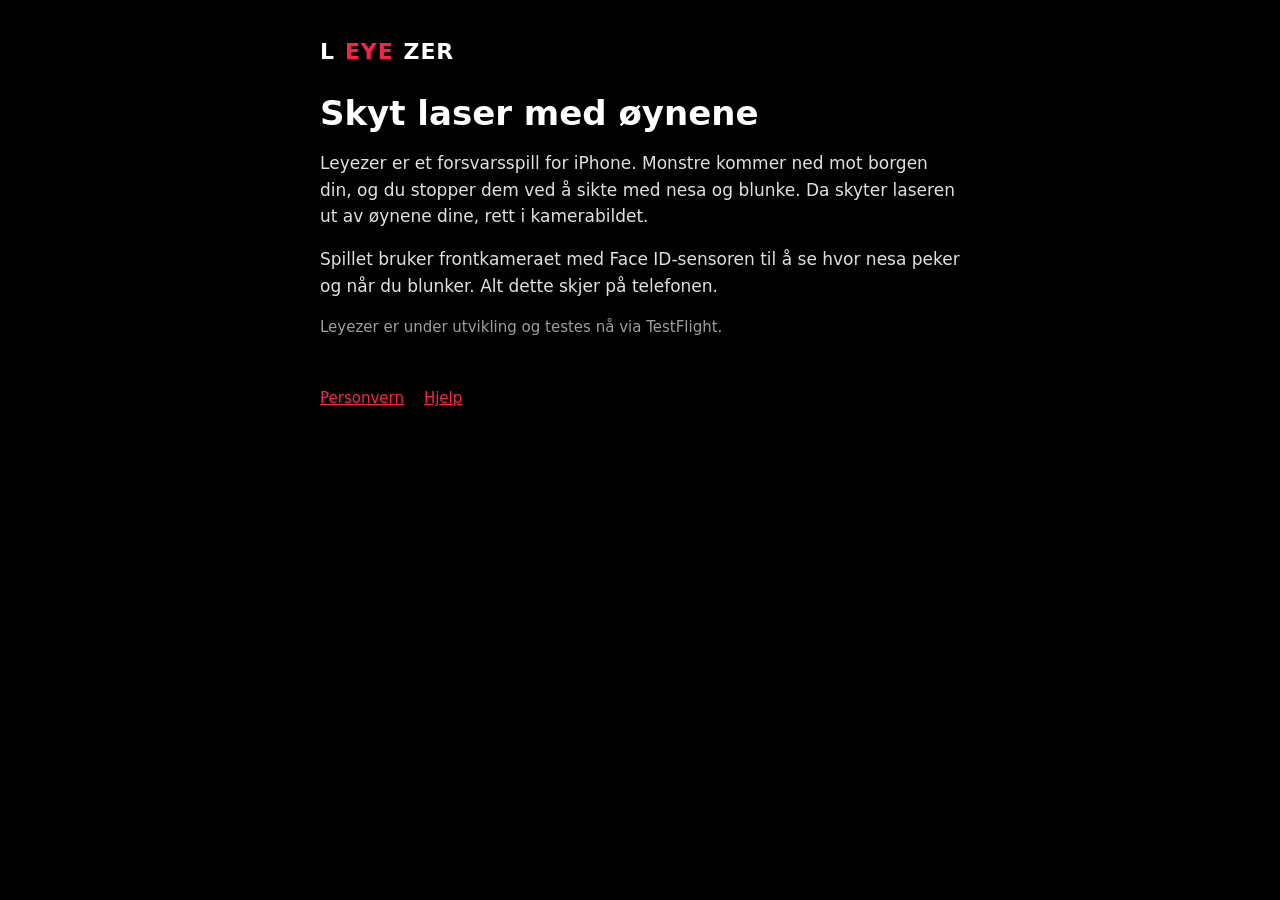
<file: index.html>
<!doctype html>
<html lang="nb">
<head>
<meta charset="utf-8">
<meta name="viewport" content="width=device-width, initial-scale=1">
<title>Leyezer – skyt laser med øynene</title>
<meta name="description" content="Leyezer er et forsvarsspill for iPhone der du sikter med nesa og skyter laser ved å blunke.">
<meta name="theme-color" content="#000000">
<link rel="stylesheet" href="style.css">
</head>
<body>
<main>
  <a class="merke" href="./">L<b>EYE</b>ZER</a>
  <h1>Skyt laser med øynene</h1>
  <p>Leyezer er et forsvarsspill for iPhone. Monstre kommer ned mot borgen din, og du stopper dem ved å sikte med
    nesa og blunke. Da skyter laseren ut av øynene dine, rett i kamerabildet.</p>
  <p>Spillet bruker frontkameraet med Face ID-sensoren til å se hvor nesa peker og når du blunker. Alt dette skjer på
    telefonen.</p>
  <p class="dempet">Leyezer er under utvikling og testes nå via TestFlight.</p>
  <footer>
    <a href="personvern/">Personvern</a>
    <a href="support/">Hjelp</a>
  </footer>
</main>
</body>
</html>
</file>
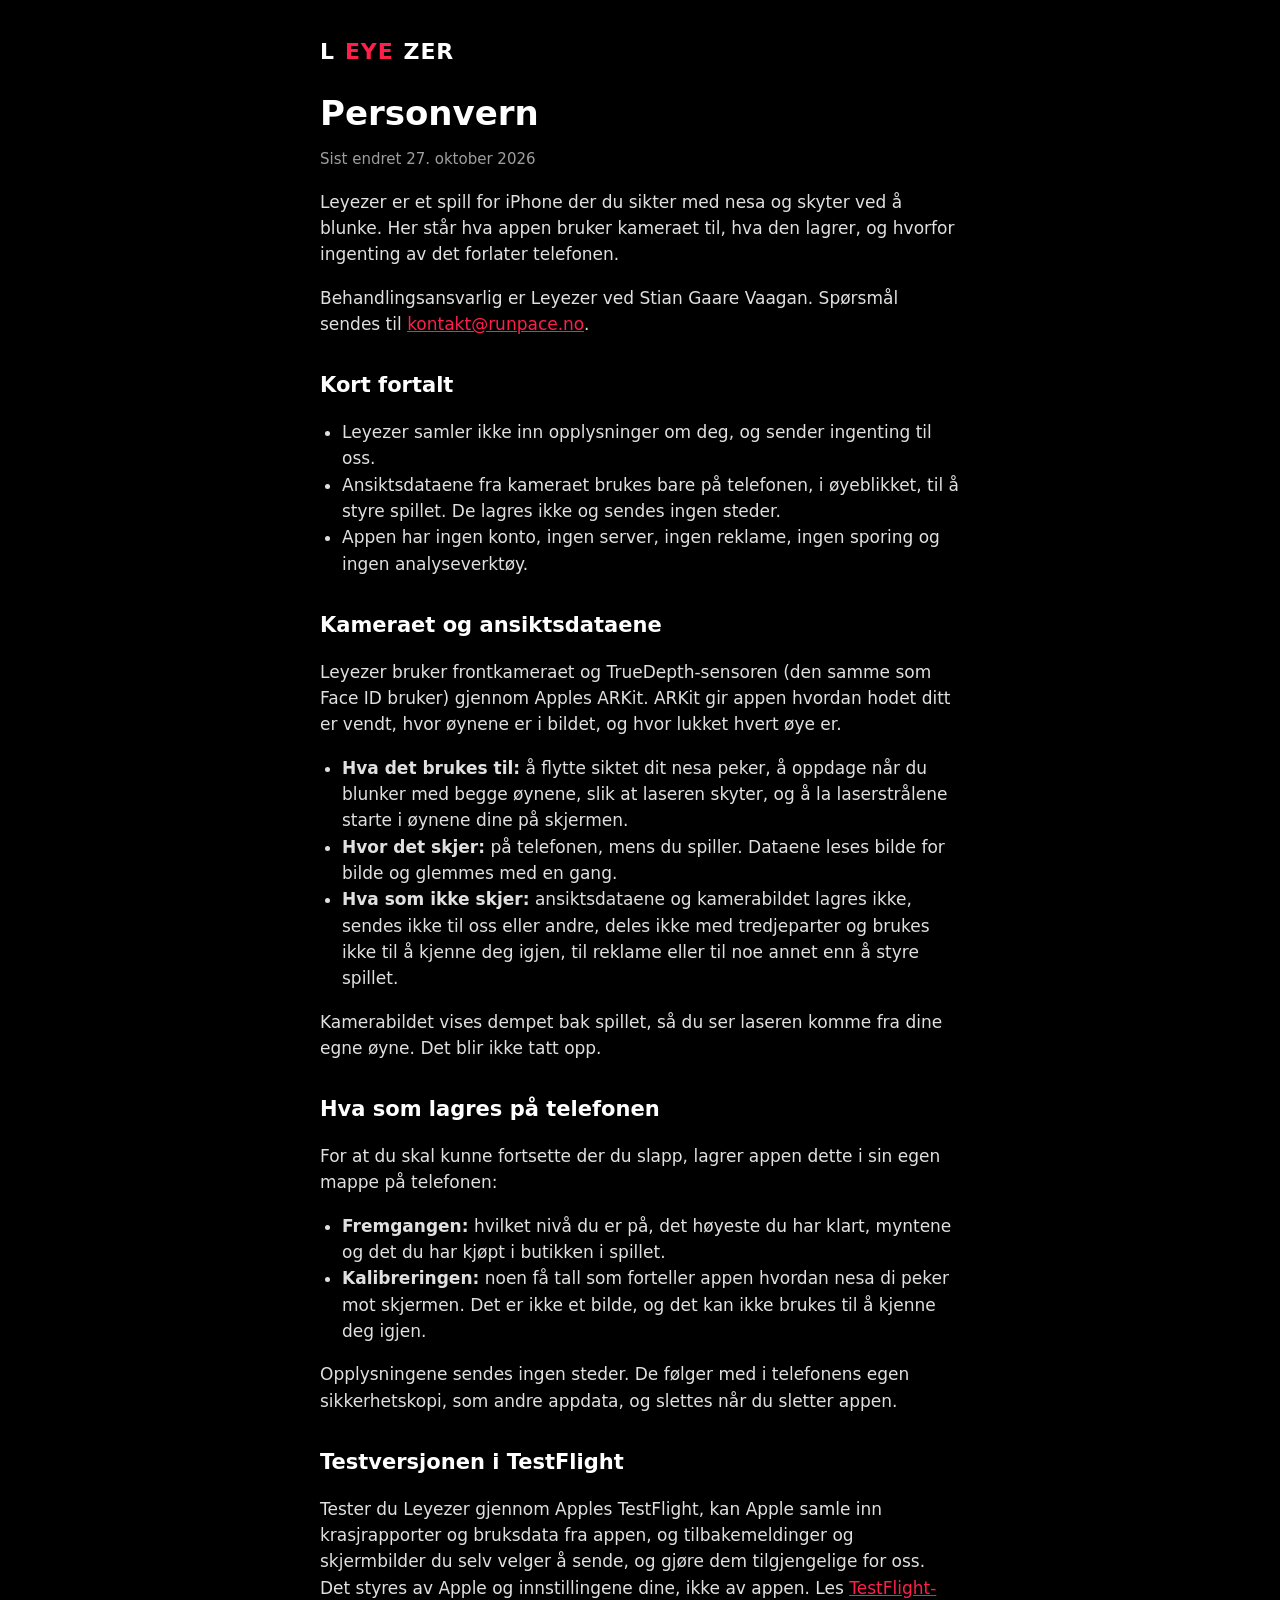
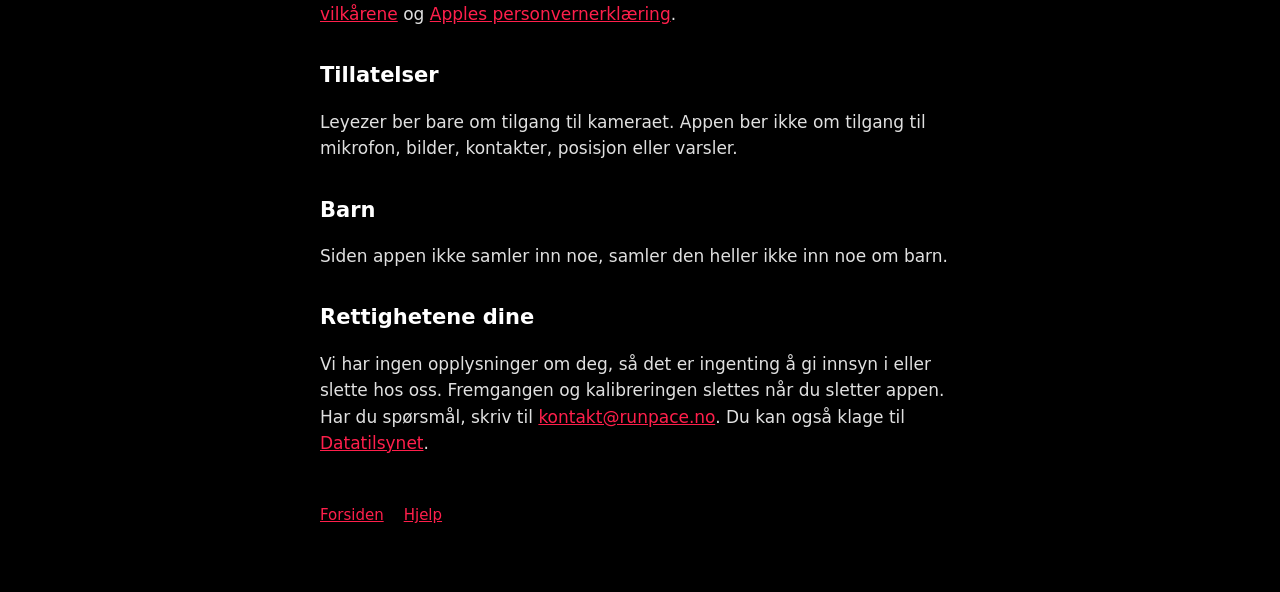
<file: personvern/index.html>
<!doctype html>
<html lang="nb">
<head>
<meta charset="utf-8">
<meta name="viewport" content="width=device-width, initial-scale=1">
<title>Personvern – Leyezer</title>
<meta name="description" content="Leyezer samler ikke inn opplysninger om deg. Ansiktsdata brukes bare på telefonen, mens du spiller.">
<meta name="theme-color" content="#000000">
<link rel="stylesheet" href="../style.css">
</head>
<body>
<main>
  <a class="merke" href="../">L<b>EYE</b>ZER</a>
  <h1>Personvern</h1>
  <p class="dempet">Sist endret 27. oktober 2026</p>

  <p>Leyezer er et spill for iPhone der du sikter med nesa og skyter ved å blunke. Her står hva appen bruker
    kameraet til, hva den lagrer, og hvorfor ingenting av det forlater telefonen.</p>
  <p>Behandlingsansvarlig er Leyezer ved Stian Gaare Vaagan. Spørsmål sendes til
    <a href="mailto:kontakt@runpace.no">kontakt@runpace.no</a>.</p>

  <h2>Kort fortalt</h2>
  <ul>
    <li>Leyezer samler ikke inn opplysninger om deg, og sender ingenting til oss.</li>
    <li>Ansiktsdataene fra kameraet brukes bare på telefonen, i øyeblikket, til å styre spillet. De lagres ikke og
      sendes ingen steder.</li>
    <li>Appen har ingen konto, ingen server, ingen reklame, ingen sporing og ingen analyseverktøy.</li>
  </ul>

  <h2>Kameraet og ansiktsdataene</h2>
  <p>Leyezer bruker frontkameraet og TrueDepth-sensoren (den samme som Face ID bruker) gjennom Apples ARKit. ARKit
    gir appen hvordan hodet ditt er vendt, hvor øynene er i bildet, og hvor lukket hvert øye er.</p>
  <ul>
    <li><strong>Hva det brukes til:</strong> å flytte siktet dit nesa peker, å oppdage når du blunker med begge
      øynene, slik at laseren skyter, og å la laserstrålene starte i øynene dine på skjermen.</li>
    <li><strong>Hvor det skjer:</strong> på telefonen, mens du spiller. Dataene leses bilde for bilde og glemmes med en
      gang.</li>
    <li><strong>Hva som ikke skjer:</strong> ansiktsdataene og kamerabildet lagres ikke, sendes ikke til oss eller
      andre, deles ikke med tredjeparter og brukes ikke til å kjenne deg igjen, til reklame eller til noe annet enn
      å styre spillet.</li>
  </ul>
  <p>Kamerabildet vises dempet bak spillet, så du ser laseren komme fra dine egne øyne. Det blir ikke tatt opp.</p>

  <h2>Hva som lagres på telefonen</h2>
  <p>For at du skal kunne fortsette der du slapp, lagrer appen dette i sin egen mappe på telefonen:</p>
  <ul>
    <li><strong>Fremgangen:</strong> hvilket nivå du er på, det høyeste du har klart, myntene og det du har kjøpt i
      butikken i spillet.</li>
    <li><strong>Kalibreringen:</strong> noen få tall som forteller appen hvordan nesa di peker mot skjermen. Det er
      ikke et bilde, og det kan ikke brukes til å kjenne deg igjen.</li>
  </ul>
  <p>Opplysningene sendes ingen steder. De følger med i telefonens egen sikkerhetskopi, som andre appdata, og
    slettes når du sletter appen.</p>

  <h2>Testversjonen i TestFlight</h2>
  <p>Tester du Leyezer gjennom Apples TestFlight, kan Apple samle inn krasjrapporter og bruksdata fra appen, og
    tilbakemeldinger og skjermbilder du selv velger å sende, og gjøre dem tilgjengelige for oss. Det styres av Apple
    og innstillingene dine, ikke av appen. Les
    <a href="https://www.apple.com/legal/internet-services/itunes/testflight/sren/terms.html">TestFlight-vilkårene</a>
    og <a href="https://www.apple.com/no/legal/privacy/">Apples personvernerklæring</a>.</p>

  <h2>Tillatelser</h2>
  <p>Leyezer ber bare om tilgang til kameraet. Appen ber ikke om tilgang til mikrofon, bilder, kontakter, posisjon
    eller varsler.</p>

  <h2>Barn</h2>
  <p>Siden appen ikke samler inn noe, samler den heller ikke inn noe om barn.</p>

  <h2>Rettighetene dine</h2>
  <p>Vi har ingen opplysninger om deg, så det er ingenting å gi innsyn i eller slette hos oss. Fremgangen og
    kalibreringen slettes når du sletter appen. Har du spørsmål, skriv til
    <a href="mailto:kontakt@runpace.no">kontakt@runpace.no</a>. Du kan også klage til
    <a href="https://www.datatilsynet.no">Datatilsynet</a>.</p>

  <footer>
    <a href="../">Forsiden</a>
    <a href="../support/">Hjelp</a>
  </footer>
</main>
</body>
</html>
</file>
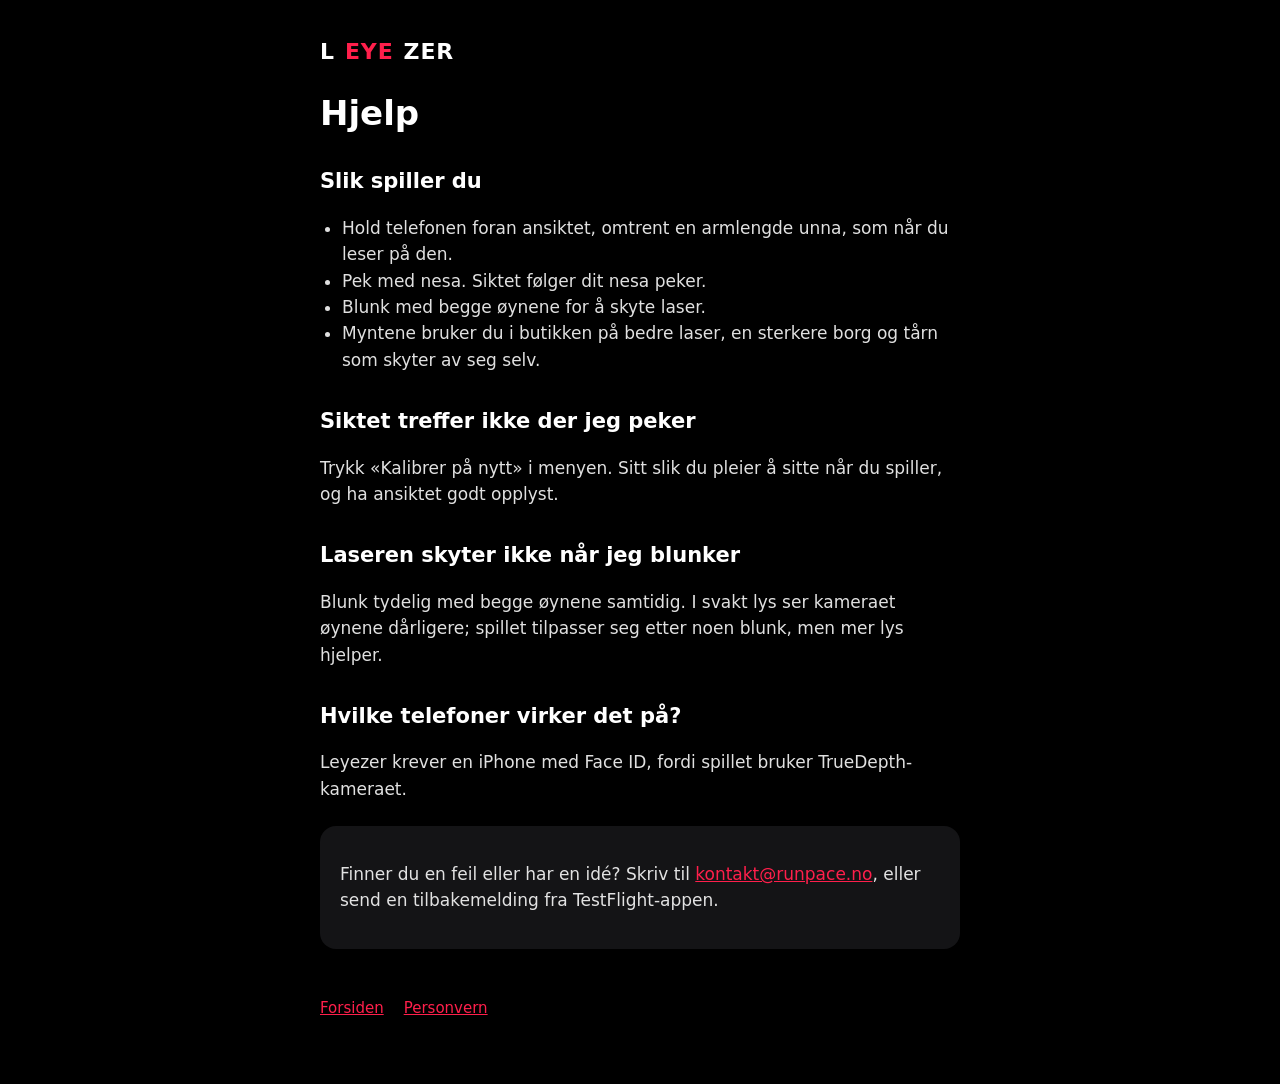
<file: support/index.html>
<!doctype html>
<html lang="nb">
<head>
<meta charset="utf-8">
<meta name="viewport" content="width=device-width, initial-scale=1">
<title>Hjelp – Leyezer</title>
<meta name="description" content="Slik spiller du Leyezer, og hva du gjør når siktet eller blunkene ikke virker som de skal.">
<meta name="theme-color" content="#000000">
<link rel="stylesheet" href="../style.css">
</head>
<body>
<main>
  <a class="merke" href="../">L<b>EYE</b>ZER</a>
  <h1>Hjelp</h1>

  <h2>Slik spiller du</h2>
  <ul>
    <li>Hold telefonen foran ansiktet, omtrent en armlengde unna, som når du leser på den.</li>
    <li>Pek med nesa. Siktet følger dit nesa peker.</li>
    <li>Blunk med begge øynene for å skyte laser.</li>
    <li>Myntene bruker du i butikken på bedre laser, en sterkere borg og tårn som skyter av seg selv.</li>
  </ul>

  <h2>Siktet treffer ikke der jeg peker</h2>
  <p>Trykk «Kalibrer på nytt» i menyen. Sitt slik du pleier å sitte når du spiller, og ha ansiktet godt opplyst.</p>

  <h2>Laseren skyter ikke når jeg blunker</h2>
  <p>Blunk tydelig med begge øynene samtidig. I svakt lys ser kameraet øynene dårligere; spillet tilpasser seg etter
    noen blunk, men mer lys hjelper.</p>

  <h2>Hvilke telefoner virker det på?</h2>
  <p>Leyezer krever en iPhone med Face ID, fordi spillet bruker TrueDepth-kameraet.</p>

  <div class="kort">
    <p>Finner du en feil eller har en idé? Skriv til <a href="mailto:kontakt@runpace.no">kontakt@runpace.no</a>, eller
      send en tilbakemelding fra TestFlight-appen.</p>
  </div>

  <footer>
    <a href="../">Forsiden</a>
    <a href="../personvern/">Personvern</a>
  </footer>
</main>
</body>
</html>
</file>
<file: style.css>
:root { --bg: #000; --flate: #141416; --tekst: #fff; --dempet: rgba(255,255,255,.62); --laser: #FF1F4B; }
* { box-sizing: border-box; }
html { -webkit-text-size-adjust: 100%; }
body { margin: 0; background: var(--bg); color: var(--tekst);
  font: 17px/1.55 -apple-system, BlinkMacSystemFont, "SF Pro Text", system-ui, sans-serif; }
main { max-width: 680px; margin: 0 auto; padding: 40px 20px 64px; }
.merke { display: inline-flex; align-items: center; gap: 10px; color: var(--tekst); text-decoration: none;
  font: 800 22px/1 ui-rounded, "SF Pro Rounded", system-ui, sans-serif; letter-spacing: .04em; }
.merke b { color: var(--laser); font-weight: 900; }
h1 { font: 800 34px/1.15 ui-rounded, "SF Pro Rounded", system-ui, sans-serif; margin: 28px 0 6px; }
h2 { font-size: 21px; margin: 32px 0 8px; }
p, li { color: rgba(255,255,255,.88); }
.dempet { color: var(--dempet); font-size: 15px; }
a { color: var(--laser); }
ul { padding-left: 22px; }
.kort { background: var(--flate); border-radius: 16px; padding: 18px 20px; margin: 24px 0; }
footer { margin-top: 48px; display: flex; gap: 20px; flex-wrap: wrap; font-size: 15px; }
</file>
